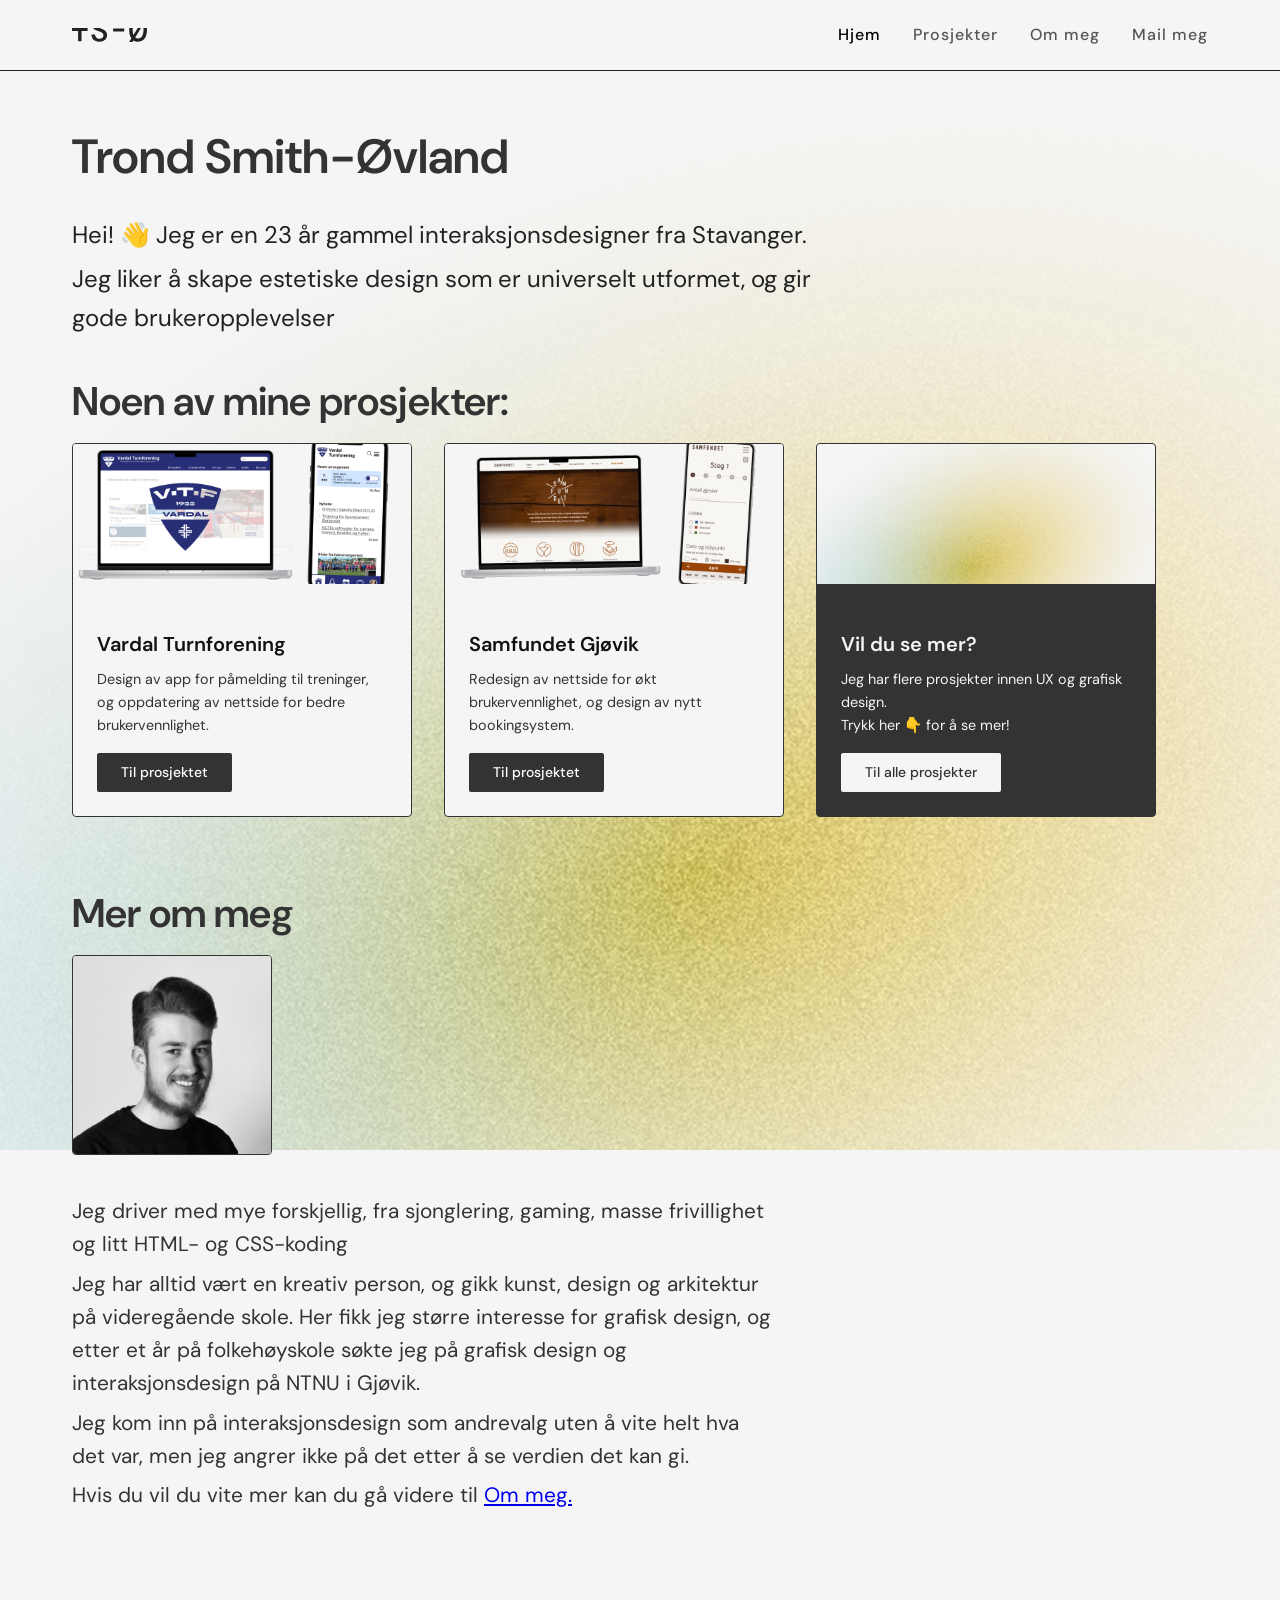
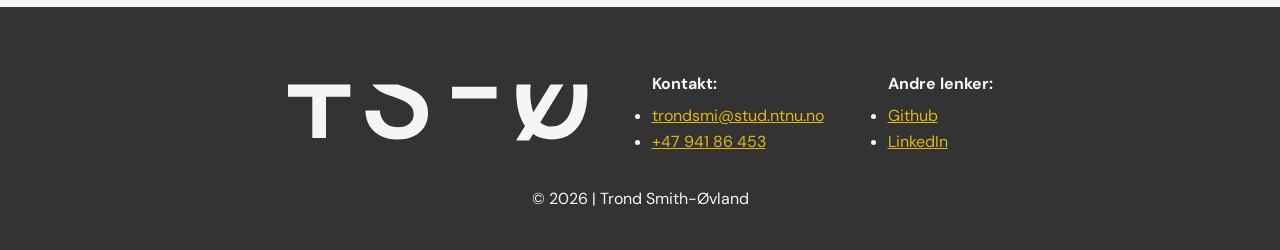
<file: index.html>
<!DOCTYPE html>
<html lang="no">
<head>
    <meta charset="UTF-8">
    <meta name="viewport" content="width=device-width, initial-scale=1.0">
    <title>Hjem | Trond Smith-Øvland</title>
    <link rel="stylesheet" href="css/styles.css">

    <link rel="preconnect" href="https://fonts.googleapis.com">
    <link rel="preconnect" href="https://fonts.gstatic.com" crossorigin>

    <link href="https://fonts.googleapis.com/css2?family=DM+Sans:ital,opsz,wght@0,9..40,100..1000;1,9..40,100..1000&display=swap" rel="stylesheet">

    <link rel="icon" type="image/svg" href="images/favicon.svg" media="(prefers-color-scheme: light)">
    <link rel="icon" type="image/svg" href="images/favicon-yellow.svg" media="(prefers-color-scheme: dark)">
    
    <meta name="description" content="Trond Smith-Øvland interaksjonsdesign portfolio | ts-o.no">
</head>
<body>
    <header class="navbar">
        <div class="container">
            <div class="navbar-content">
                <!-- Logo -->
                <a href="index.html" class="logo"><img src="images/ts-o-logo.svg" alt="TS-Ø Logo"></a>
                
                <!-- Navigation Menu -->
                <nav class="nav-menu" id="navMenu">
                    <ul class="nav-list">
                        <li class="nav-item"><a href="index.html" class="nav-link active">Hjem</a></li>
                        <li class="nav-item"><a href="prosjekter.html" class="nav-link">Prosjekter</a></li>
                        <li class="nav-item"><a href="om-meg.html" class="nav-link">Om meg</a></li>
                        <li class="nav-item"><a href="mailto:trondsmi@stud.ntnu.no" class="nav-link">Mail meg</a></li>
                    </ul>
                </nav>
                
                <!-- Hamburger Menu Button -->
                <button class="hamburger" id="hamburger" aria-label="Toggle navigation menu" aria-expanded="false">
                    <span class="hamburger-line"></span>
                    <span class="hamburger-line"></span>
                    <span class="hamburger-line"></span>
                </button>
            </div>
        </div>
    </header>

    <div class="hero-background"></div>

    <main class="container">
        <h1>Trond <nobr>Smith-Øvland</nobr></h1>
        <div class="hero-text">
          <p>Hei! 👋 Jeg er en 23 år gammel interaksjonsdesigner fra Stavanger.</p>
          <p>Jeg liker å skape estetiske design som er universelt utformet, og gir gode brukeropplevelser </p>
        </div> 

        <h2>Noen av mine prosjekter:</h2>

        <section class="projects">
          <div class="project-card">
            <div class="project-image">
              <img src="images/vardal-au25.png" alt="Nettside og app design">
            </div>
            <div class="project-content">
              <h3 class="project-title">Vardal Turnforening</h3>
              <p class="project-description">Design av app for påmelding til treninger, og oppdatering av nettside for bedre brukervennlighet.</p>
              <!-- <div class="project-tags">
                <span class="tag">UX Design</span>
                <span class="tag">Mobile</span>
                <span class="tag">Fintech</span>
              </div> -->
              <a href="prosjekter/vardal-turnforening.html" class="project-button">Til prosjektet</a>
            </div>
          </div>






          <div class="project-card">
            <div class="project-image">
              <img src="images/samfundet-au25.png" alt="Nettside design">
            </div>
            <div class="project-content">
              <h3 class="project-title">Samfundet Gjøvik</h3>
              <p class="project-description">Redesign av nettside for økt brukervennlighet, og design av nytt bookingsystem.</p>
              <!-- <div class="project-tags">
                <span class="tag">UX Design</span>
                <span class="tag">Mobile</span>
                <span class="tag">Fintech</span>
              </div> -->
              <a href="prosjekter/samfundet-gjovik.html" class="project-button">Til prosjektet</a>
            </div>
          </div>


          <div class="project-card" id="see-more">
            <div class="project-image">
              <img src="images/prosjekt-bakgrunn.png" alt="bakgrunnsbilde">
            </div>
            <div class="project-content">
              <h3 class="project-title">Vil du se mer?</h3>
              <p class="project-description">Jeg har flere prosjekter innen UX og grafisk design.
              <br> Trykk her 👇 for å se mer!</p>
              <a href="prosjekter.html" class="project-button">Til alle prosjekter</a>
            </div>
          </div>
        </section>

      <section>
        <h2>Mer om meg</h2>
        <img src="images/profilbilde.jpg" alt="Trond Smith-Øvland - profilbilde" class="project-img-small">
        <p>Jeg driver med mye forskjellig, fra sjonglering, gaming, masse frivillighet og litt HTML- og CSS-koding</p>
        <p>Jeg har alltid vært en kreativ person, og gikk kunst, design og arkitektur på videregående skole. Her fikk jeg større interesse for grafisk design, og etter et år på folkehøyskole søkte jeg på grafisk design og interaksjonsdesign på NTNU i Gjøvik.</p>
        <p>Jeg kom inn på interaksjonsdesign som andrevalg uten å vite helt hva det var, men jeg angrer ikke på det etter å se verdien det kan gi.</p>
        <p>Hvis du vil du vite mer kan du gå videre til <a href="om-meg.html">Om meg.</a></p>
      </section>  

    </main>


    
    <footer>
      <div class="footer-container">
      <section class="footer-content">
        <img src="images/ts-o-logo-white.svg" alt="TS-Ø Logo" class="footer-logo">
        <div>
          <p><b>Kontakt:</b></p>
          <ul>
            <li><a class="contact-link" href="mailto:trondsmi@stud.ntnu.no">trondsmi@stud.ntnu.no</a></li>
            <li><a class="contact-link" href="tel:+4794186453">+47 941 86 453</a></li>
          </ul>
        </div>
        <div>
          <p><b>Andre lenker:</b></p> 
          <ul>
            <li><a class="contact-link" href="https://github.com/2XSPD">Github</a></li>
            <!-- <li><a class="contact-link" href="https://discord.com/users/346654955412914178">Discord</a></li> -->
            <li><a class="contact-link" href="https://www.linkedin.com/in/trond-smith-ovland/">LinkedIn</a></li>
          </ul>
        </div>
      </section>
        <p class="copyright">© 2026 | Trond Smith-Øvland</p>
      </div>
    </footer>

    <script src="script.js"></script>
</body>

</html>
</file>
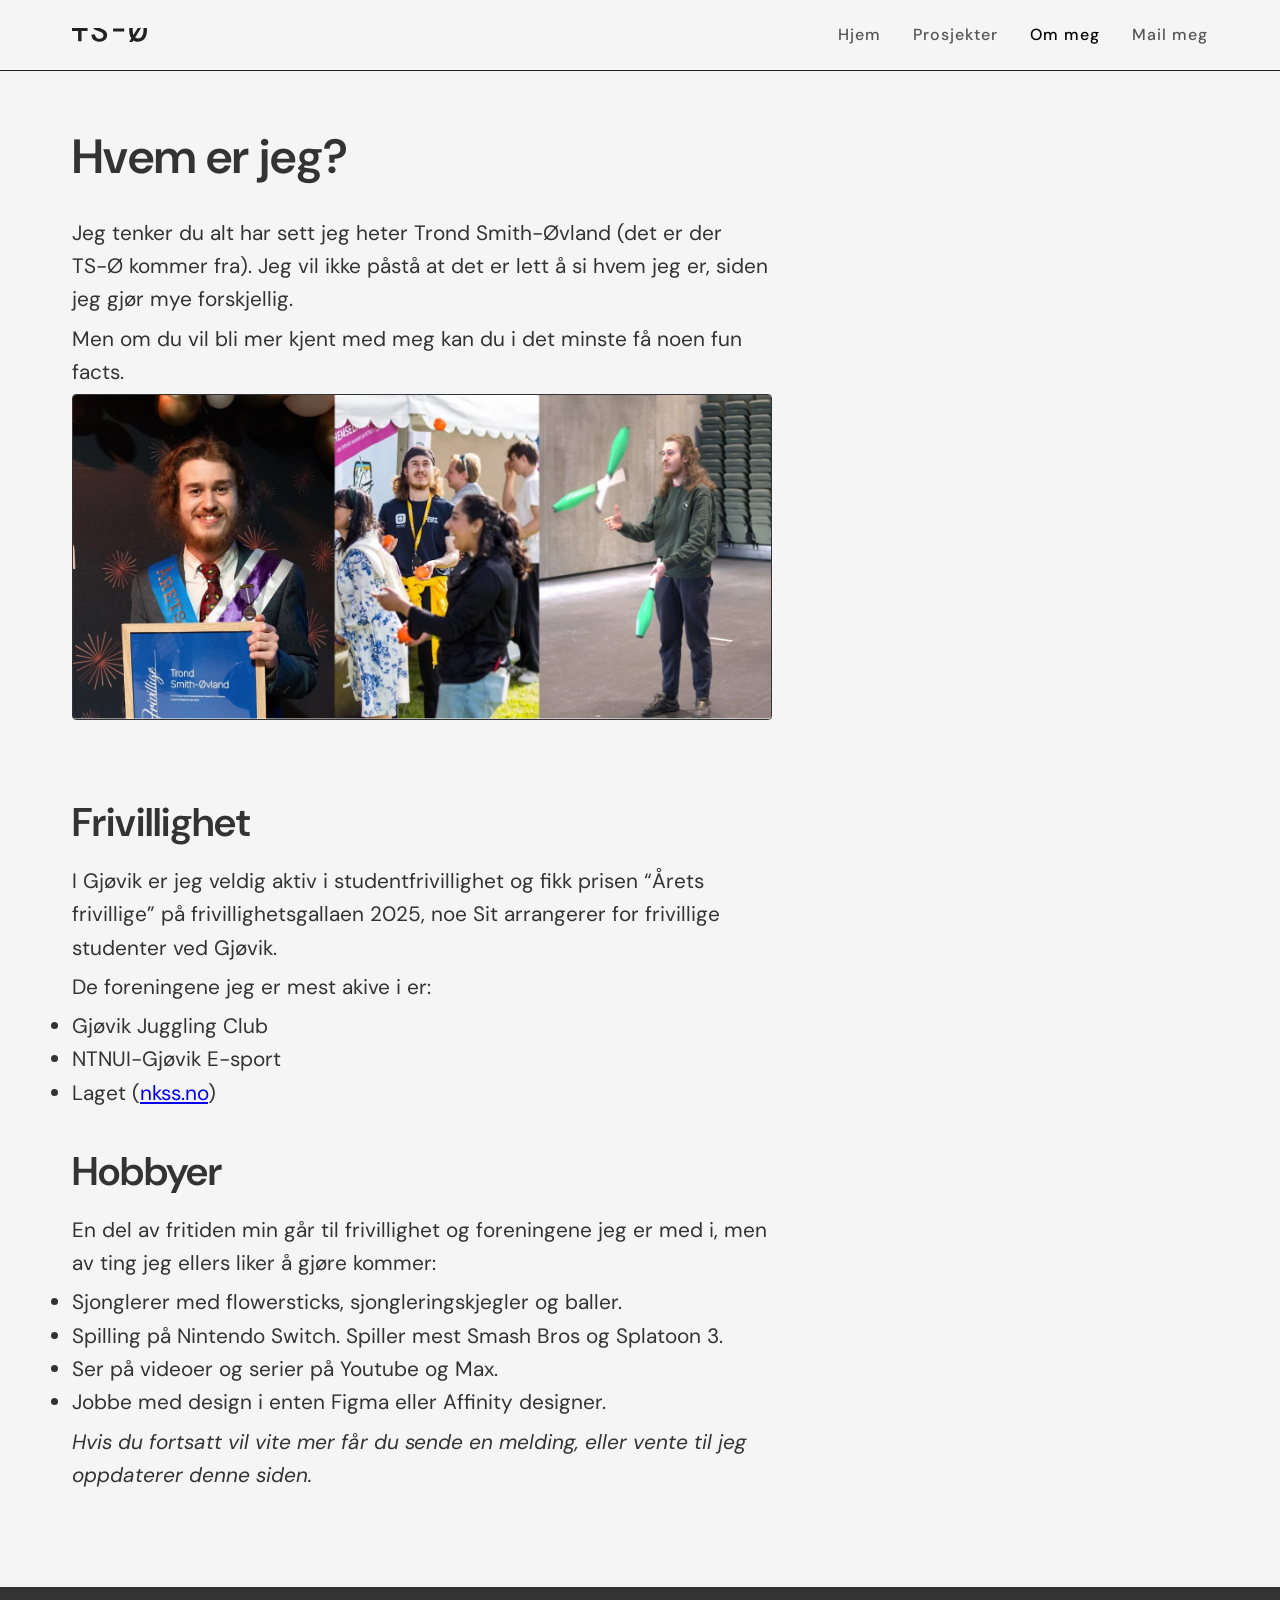
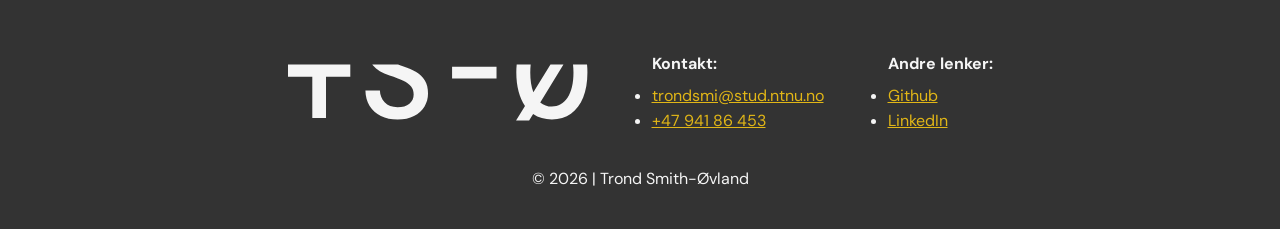
<file: om-meg.html>
<!DOCTYPE html>
<html lang="no">
<head>
    <meta charset="UTF-8">
    <meta name="viewport" content="width=device-width, initial-scale=1.0">
    <title>Hjem | Trond Smith-Øvland</title>
    <link rel="stylesheet" href="css/styles.css">

    <link rel="preconnect" href="https://fonts.googleapis.com">
    <link rel="preconnect" href="https://fonts.gstatic.com" crossorigin>

    <link href="https://fonts.googleapis.com/css2?family=DM+Sans:ital,opsz,wght@0,9..40,100..1000;1,9..40,100..1000&display=swap" rel="stylesheet">
    
    <link rel="icon" type="image/svg" href="images/favicon.svg" media="(prefers-color-scheme: light)">
    <link rel="icon" type="image/svg" href="images/favicon-yellow.svg" media="(prefers-color-scheme: dark)">
  </head>
<body>
    <header class="navbar">
        <div class="container">
            <div class="navbar-content">
                <!-- Logo -->
                <a href="index.html" class="logo"><img src="images/ts-o-logo.svg" alt="TS-Ø Logo"></a>
                
                <!-- Navigation Menu -->
                <nav class="nav-menu" id="navMenu">
                    <ul class="nav-list">
                        <li class="nav-item"><a href="index.html" class="nav-link">Hjem</a></li>
                        <li class="nav-item"><a href="prosjekter.html" class="nav-link">Prosjekter</a></li>
                        <li class="nav-item"><a href="om-meg.html" class="nav-link active">Om meg</a></li>
                        <li class="nav-item"><a href="mailto:trondsmi@stud.ntnu.no" class="nav-link">Mail meg</a></li>
                    </ul>
                </nav>
                
                <!-- Hamburger Menu Button -->
                <button class="hamburger" id="hamburger" aria-label="Toggle navigation menu" aria-expanded="false">
                    <span class="hamburger-line"></span>
                    <span class="hamburger-line"></span>
                    <span class="hamburger-line"></span>
                </button>
            </div>
        </div>
    </header>

    <main class="container">

      <h1>Hvem er jeg?</h1>
      <p>Jeg tenker du alt har sett jeg heter Trond Smith-Øvland (det er der TS-Ø kommer fra). Jeg vil ikke påstå at det er lett å si hvem jeg er, siden jeg gjør mye forskjellig.</p>
      <p>Men om du vil bli mer kjent med meg kan du i det minste få noen fun facts.</p>
      <img src="images/om-meg-bilder.webp" alt="Trond Smith-Øvland, Årets frivillige | Sjonglering på 17. mai" class="project-img">
      <h2>Frivillighet</h2>
      <p>I Gjøvik er jeg veldig aktiv i studentfrivillighet og fikk prisen “Årets frivillige” på frivillighetsgallaen 2025, noe Sit arrangerer for frivillige studenter ved Gjøvik.</p>
      <p>De foreningene jeg er mest akive i er:</p>
        <ul class="notes">
          <li>Gjøvik Juggling Club</li>
          <li>NTNUI-Gjøvik E-sport</li>
          <li>Laget (<a href="https://nkss.no/">nkss.no</a>)</li>
        </ul>

      <h2>Hobbyer</h2>
      <p>En del av fritiden min går til frivillighet og foreningene jeg er med i, men av ting jeg ellers liker å gjøre kommer: 
        <ul class="notes">
          <li>Sjonglerer med flowersticks, sjongleringskjegler og baller.</li>
          <li>Spilling på Nintendo Switch. Spiller mest Smash Bros og Splatoon 3.</li>
          <li>Ser på videoer og serier på Youtube og Max.</li>
          <li>Jobbe med design i enten Figma eller Affinity designer.</li>
        </ul>
        </p>

      <p><em>Hvis du fortsatt vil vite mer får du sende en melding, eller vente til jeg oppdaterer denne siden.</em></p>

    </main>


    
    <footer>
      <div class="footer-container">
      <section class="footer-content">
        <img src="images/ts-o-logo-white.svg" alt="TS-Ø Logo" class="footer-logo">
        <div>
          <p><b>Kontakt:</b></p>
          <ul>
            <li><a class="contact-link" href="mailto:trondsmi@stud.ntnu.no">trondsmi@stud.ntnu.no</a></li>
            <li><a class="contact-link" href="tel:+4794186453">+47 941 86 453</a></li>
          </ul>
        </div>
        <div>
          <p><b>Andre lenker:</b></p> 
          <ul>
            <li><a class="contact-link" href="https://github.com/2XSPD">Github</a></li>
            <!-- <li><a class="contact-link" href="https://discord.com/users/346654955412914178">Discord</a></li> -->
            <li><a class="contact-link" href="https://www.linkedin.com/in/trond-smith-ovland/">LinkedIn</a></li>
          </ul>
        </div>
      </section>
        <p class="copyright">© 2026 | Trond Smith-Øvland</p>
      </div>
    </footer>

    <script src="script.js"></script>
</body>

</html>
</file>
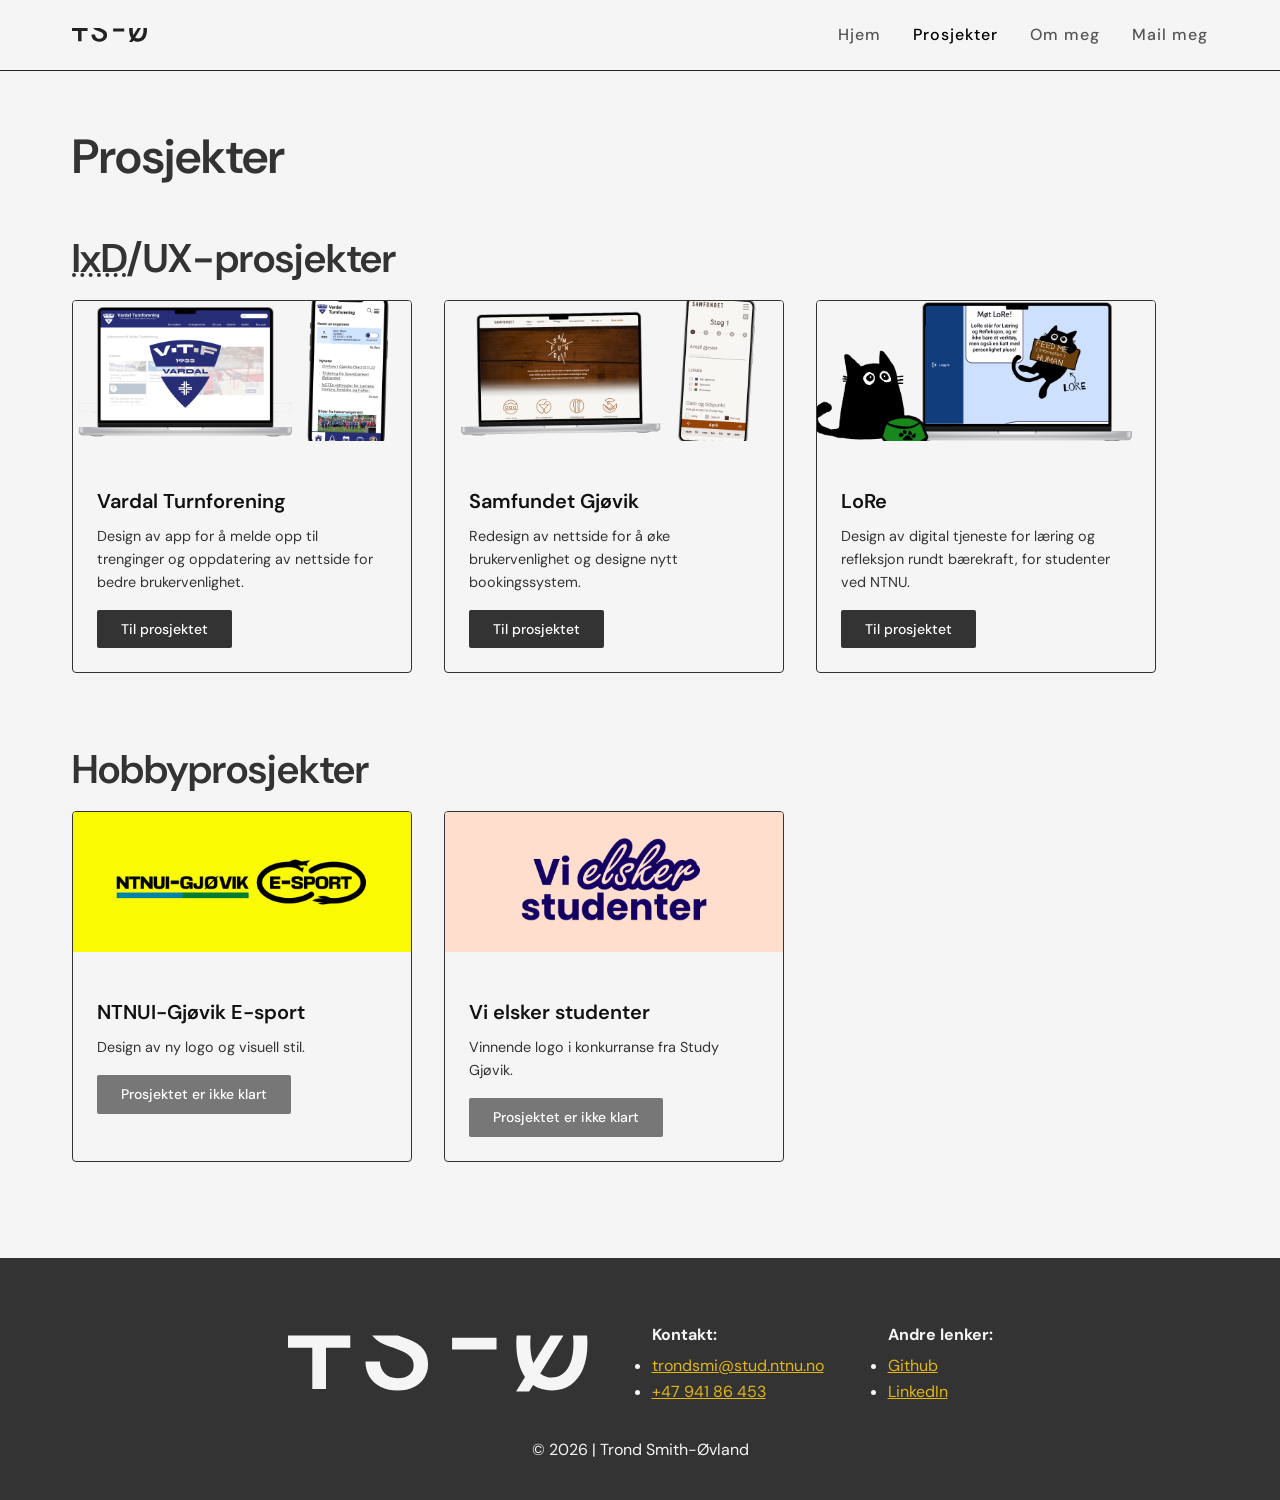
<file: prosjekter.html>
<!DOCTYPE html>
<html lang="no">
<head>
    <meta charset="UTF-8">
    <meta name="viewport" content="width=device-width, initial-scale=1.0">
    <title>Hjem | Trond Smith-Øvland</title>
    <link rel="stylesheet" href="css/styles.css">

    <link rel="preconnect" href="https://fonts.googleapis.com">
    <link rel="preconnect" href="https://fonts.gstatic.com" crossorigin>

    <link href="https://fonts.googleapis.com/css2?family=DM+Sans:ital,opsz,wght@0,9..40,100..1000;1,9..40,100..1000&display=swap" rel="stylesheet">
    
    <link rel="icon" type="image/svg" href="images/favicon.svg" media="(prefers-color-scheme: light)">
    <link rel="icon" type="image/svg" href="images/favicon-yellow.svg" media="(prefers-color-scheme: dark)">
  </head>
<body>
    <header class="navbar">
        <div class="container">
            <div class="navbar-content">
                <!-- Logo -->
                <a href="index.html" class="logo"><img src="images/ts-o-logo.svg" alt="TS-Ø Logo"></a>
                
                <!-- Navigation Menu -->
                <nav class="nav-menu" id="navMenu">
                    <ul class="nav-list">
                        <li class="nav-item"><a href="index.html" class="nav-link">Hjem</a></li>
                        <li class="nav-item"><a href="prosjekter.html" class="nav-link active">Prosjekter</a></li>
                        <li class="nav-item"><a href="om-meg.html" class="nav-link">Om meg</a></li>
                        <li class="nav-item"><a href="mailto:trondsmi@stud.ntnu.no" class="nav-link">Mail meg</a></li>
                    </ul>
                </nav>
                
                <!-- Hamburger Menu Button -->
                <button class="hamburger" id="hamburger" aria-label="Toggle navigation menu" aria-expanded="false">
                    <span class="hamburger-line"></span>
                    <span class="hamburger-line"></span>
                    <span class="hamburger-line"></span>
                </button>
            </div>
        </div>
    </header>

    <main class="container">
        <h1>Prosjekter</h1>

        <h2><abbr title="Interaction Design">IxD</abbr>/UX-prosjekter</h2>

        <div class="projects">
          <div class="project-card">
            <div class="project-image">
              <img src="images/vardal-au25.png" alt="VTF | nettside og app design">
            </div>
            <div class="project-content">
              <h3 class="project-title">Vardal Turnforening</h3>
              <p class="project-description">Design av app for å melde opp til trenginger og oppdatering av nettside for bedre brukervenlighet.</p>
              <a href="prosjekter/vardal-turnforening.html" class="project-button">Til prosjektet</a>
            </div>
          </div>


          <div class="project-card">
            <div class="project-image">
              <img src="images/samfundet-au25.png" alt="Samfundet | Gjøvik nettside design">
            </div>
            <div class="project-content">
              <h3 class="project-title">Samfundet Gjøvik</h3>
              <p class="project-description">Redesign av nettside for å øke brukervenlighet og designe nytt bookingssystem.</p>
              <a href="prosjekter/samfundet-gjovik.html" class="project-button">Til prosjektet</a>
            </div>
          </div>

          <div class="project-card">
            <div class="project-image">
              <img src="images/lore-au25.png" alt="LoRe | tjenestedesign design">
            </div>
            <div class="project-content">
              <h3 class="project-title">LoRe</h3>
              <p class="project-description">Design av digital tjeneste for læring og refleksjon rundt bærekraft, for studenter ved NTNU.</p>
              <a href="prosjekter/lore.html" class="project-button">Til prosjektet</a>
            </div>
          </div>


      </div>

      <h2>Hobbyprosjekter</h2>

        <article class="projects">
          <div class="project-card">
            <div class="project-image">
              <img src="images/ntnui-gjovik-e-sport.png" alt="Logo design - NTNUI-Gjøvik E-sport">
            </div>
            <div class="project-content">
              <h3 class="project-title">NTNUI-Gjøvik E-sport</h3>
              <p class="project-description">Design av ny logo og visuell stil.</p>
              <a href="#" class="not-active">Prosjektet er ikke klart</a>
            </div>
          </div>

          <div class="project-card">
            <div class="project-image">
              <img src="images/vi-elsker-studenter.png" alt="Logo design - Vi elsker studenter">
            </div>
            <div class="project-content">
              <h3 class="project-title">Vi elsker studenter</h3>
              <p class="project-description">Vinnende logo i konkurranse fra Study Gjøvik.</p>
              <a href="#" class="not-active">Prosjektet er ikke klart</a>
            </div>
          </div>
        </article>


    </main>


    <footer>
      <div class="footer-container">
      <section class="footer-content">
        <img src="images/ts-o-logo-white.svg" alt="TS-Ø Logo" class="footer-logo">
        <div>
          <p><b>Kontakt:</b></p>
          <ul>
            <li><a class="contact-link" href="mailto:trondsmi@stud.ntnu.no">trondsmi@stud.ntnu.no</a></li>
            <li><a class="contact-link" href="tel:+4794186453">+47 941 86 453</a></li>
          </ul>
        </div>
        <div>
          <p><b>Andre lenker:</b></p> 
          <ul>
            <li><a class="contact-link" href="https://github.com/2XSPD">Github</a></li>
            <!-- <li><a class="contact-link" href="https://discord.com/users/346654955412914178">Discord</a></li> -->
            <li><a class="contact-link" href="https://www.linkedin.com/in/trond-smith-ovland/">LinkedIn</a></li>
          </ul>
        </div>
      </section>
        <p class="copyright">© 2026 | Trond Smith-Øvland</p>
      </div>
    </footer>

      <script src="script.js"></script>
</body>

</html>
</file>
<file: css/styles.css>
/* Reset and Base Styles */
* {
    margin: 0;
    padding: 0;
    box-sizing: border-box;
}

body {
    font-family: "DM Sans";
    line-height: 1.6;
    color: #333;
    background-color: #f5f5f5;
}

.container {
    width: 100%;
    max-width: 1200px;
    margin: 0 auto;
    padding: 0 2rem;
}

/* Navbar Styles */
.navbar {
    position: sticky;
    top: 0;
    background-color: #f5f5f5;
    border-bottom: 1px solid #222;
    z-index: 1000;
    letter-spacing: 1px;    
}

.navbar-content {
    display: flex;
    justify-content: space-between;
    align-items: center;
    height: 70px;
}

.logo{
    padding-top: 4px;
    z-index: 1001;
}

/* Navigation Menu */
.nav-list {
    display: flex;
    list-style: none;
    gap: 2rem;
}

.nav-link {
    text-decoration: none;
    color: #555;
    font-weight: 500;
    transition: color 0.2s ease;
    position: relative;
}

.nav-link:hover {
    color: #000;
}

.nav-link.active {
    color: #000;
}

.nav-link::after {
    content: '';
    position: absolute;
    width: 0;
    height: 2px;
    bottom: -4px;
    left: 0;
    background-color: #333;
    transition: width 0.2s ease;
}

.nav-link:hover::after {
    width: 100%;
}

/* Hamburger Menu Button */
.hamburger {
    display: none;
    background: none;
    border: none;
    cursor: pointer;
    padding: 10px;
    z-index: 1001;
}

.hamburger-line {
    display: block;
    width: 25px;
    height: 2px;
    margin: 5px 0;
    background-color: #333;
    transition: transform 0.3s ease, opacity 0.3s ease;
}

/* Background Image */
.hero-background {
    position: fixed;
    top: 70px;
    width: 120%;
    height: 120vh;
    aspect-ratio: 1/1;
    background-image: url('../images/backgrund-image.png');
    background-size: cover;
    background-position: center;
    z-index: -1;
    opacity: 1;
    transition: opacity 0.3s ease;
}






/* Main Content */

main.container{
    margin: 3rem auto;
    padding: 0 2rem;
    max-width: 1200px;
    margin-bottom: 6rem;
}

h1, h2, h3 {
    font-family: "DM Sans";
    font-weight: 600;
    text-transform: none;
    
}

h1 {
    margin-bottom: 20px;
    font-size: clamp(2.5rem, 7vw, 3rem);
}

h2 {
    margin-top: 30px;
    margin-bottom: 10px;
    font-size: clamp(1.8rem, 4vw, 2.5rem);
}

h3 {
    margin-top: 20px;
    margin-bottom: 10px;
    font-size: clamp(1.5rem, 3vw, 1.8rem);
}

p {
  font-size: clamp(1.1rem, 2vw, 1.3rem);
  color: #333;
  margin-bottom: 6px;
  max-width: 700px;
}

.hero-text p {
    font-size: 1.5rem;
    color: #222;
    max-width: 800px;
}

.hero-text {
  margin-bottom: 2rem;
}


.projects {
    display: flex;
    flex-direction: row;
    flex-wrap: wrap;
    gap: 2rem;
    margin-bottom: 4rem;
}

/* Project Card */
.project-card {
    background-color: #f5f5f5;
    border-radius: 4px;
    overflow: hidden;
    width: 100%;
    max-width: 340px;
    border: 1px solid #333;
    /* box-shadow: 0 4px 20px rgba(0, 0, 0, 0.05); */
    transition: transform 0.3s ease, box-shadow 0.3s ease;
  }
  
  .project-card:hover {
    transform: translateY(-1px);
    box-shadow: 0 6px 12px rgba(100, 100, 100, 0.1);
  }
  
  /* Project Image */
  .project-image {
    width: 100%;
    height: 140px;
    background-color: #e0e0e0;
    position: relative;
    overflow: hidden;
  }
  
  .project-image img {
    width: 100%;
    height: 100%;
    object-fit: cover;
  }
  
  
  /* Project Content */
  .project-content {
    padding: 1.5rem;
  }
  
  .project-title {
    font-family: "DM Sans";
    font-size: 1.25rem;
    font-weight: 600;
    margin-bottom: 0.5rem;
    color: #111;
  }
  
  .project-description {
    font-size: 0.9rem;
    color: #333;
    margin-bottom: 1rem;
  }
  
  /* Project Button */
  .project-button {
    display: inline-block;
    text-decoration: none;
    color: white;
    background-color: #333;
    padding: 0.5rem 1.5rem;
    border-radius: 2px;
    font-size: 0.875rem;
    font-weight: 500;
    transition: background-color 0.2s ease;

  }

  .project-button-plus {
    display: inline-block;
    text-decoration: none;
    color: white;
    background-color: #333;
    padding: 0.5rem 1.5rem;
    border-radius: 4px;
    font-size: 1.2rem;
    font-weight: 500;
    transition: background-color 0.2s ease;
    margin: 4px;

  }

  .project-button-plus:hover {
    background-color: #111;
  }
  
  .project-button:hover {
    background-color: #111;
  }

  .not-active {
    pointer-events: none;
    cursor: not-allowed;
    display: inline-block;
    text-decoration: none;
    color: white;
    background-color: #777;
    padding: 0.5rem 1.5rem;
    border-radius: 2px;
    font-size: 0.875rem;
    font-weight: 500;
  }
  

  #see-more {
    background-color: #333;
    color: #f5f5f5;
    
  }

  #see-more h3, #see-more p {
    color: #f5f5f5;
  }

  #see-more .project-button {
    background-color: #f5f5f5;
    color: #333;
  }

  #see-more .project-button:hover {
    background-color: #fff;
  }




/* Projekt side */

  .project-img {
    width: 100%;
    max-width: 700px;
    object-fit: contain;
    border: 1px solid #333;
    border-radius: 4px;
    margin-bottom: 2rem;
  }

  .project-img-small{
    width: 100%;
    max-width: 200px;
    object-fit: contain;
    border: 1px solid #333;
    border-radius: 4px;
    margin-bottom: 2rem;
  }


  .notes li {
    font-size: clamp(1.1rem, 2vw, 1.3rem);
}




  /* Footer */
  footer{
    padding: 2rem;
    background-color: #333;
    margin: auto;
    max-width: 100%;
  }

  .footer-container{
    width: 100%;

  }

  .footer-content{
    margin: 0 auto;
    padding: 2rem;
    background-color: #333;
    display: flex;
    flex-direction: row;
    flex-wrap: wrap;
    justify-content: center;
    gap: 4rem;
  }

  .copyright {
    text-align: center;
    max-width: 100%;

  }

  footer p {
    font-size: 1rem;
    color: #f5f5f5;
  }

  footer ul li {
    font-size: 1rem;
    color: #f5f5f5;
    margin: 0 auto;
  }

  footer a {
    color: #E1B617;
  }

  .footer-logo { 
    max-width: 300px;
  }



/* Mobile Styles */
@media (max-width: 600px) {
    .hamburger {
        display: block;
    }
    
    .nav-menu {
        position: fixed;
        top: 0;
        right: -100%;
        width: 100%;
        height: 100vh;
        background-color: #f5f5f5;
        display: flex;
        flex-direction: column;
        justify-content: center;
        transition: right 0.3s ease;
        z-index: 1000;
    }
    
    .nav-menu.active {
        right: 0;
    }
    
    .nav-list {
        flex-direction: column;
        align-items: center;
        gap: 2rem;
    }
    
    .nav-item {
        width: 100%;
        text-align: center;
    }
    
    .nav-link {
        display: block;
        padding: 10px 0;
        font-size: 1.2rem;
    }
    
    /* Hamburger Animation */
    .hamburger.active .hamburger-line:nth-child(1) {
        transform: translateY(7px) rotate(45deg);
    }
    
    .hamburger.active .hamburger-line:nth-child(2) {
        opacity: 0;
    }
    
    .hamburger.active .hamburger-line:nth-child(3) {
        transform: translateY(-7px) rotate(-45deg);
    }
    
    /* Prevent scrolling when menu is open */
    body.menu-open {
        overflow: hidden;
    }
    /* Responsive adjustments cards */
    
    .project-content {
      padding: 1.25rem;
      
    }

    footer {
      flex-direction: column;
      gap: 1rem;
    }
}
</file>
